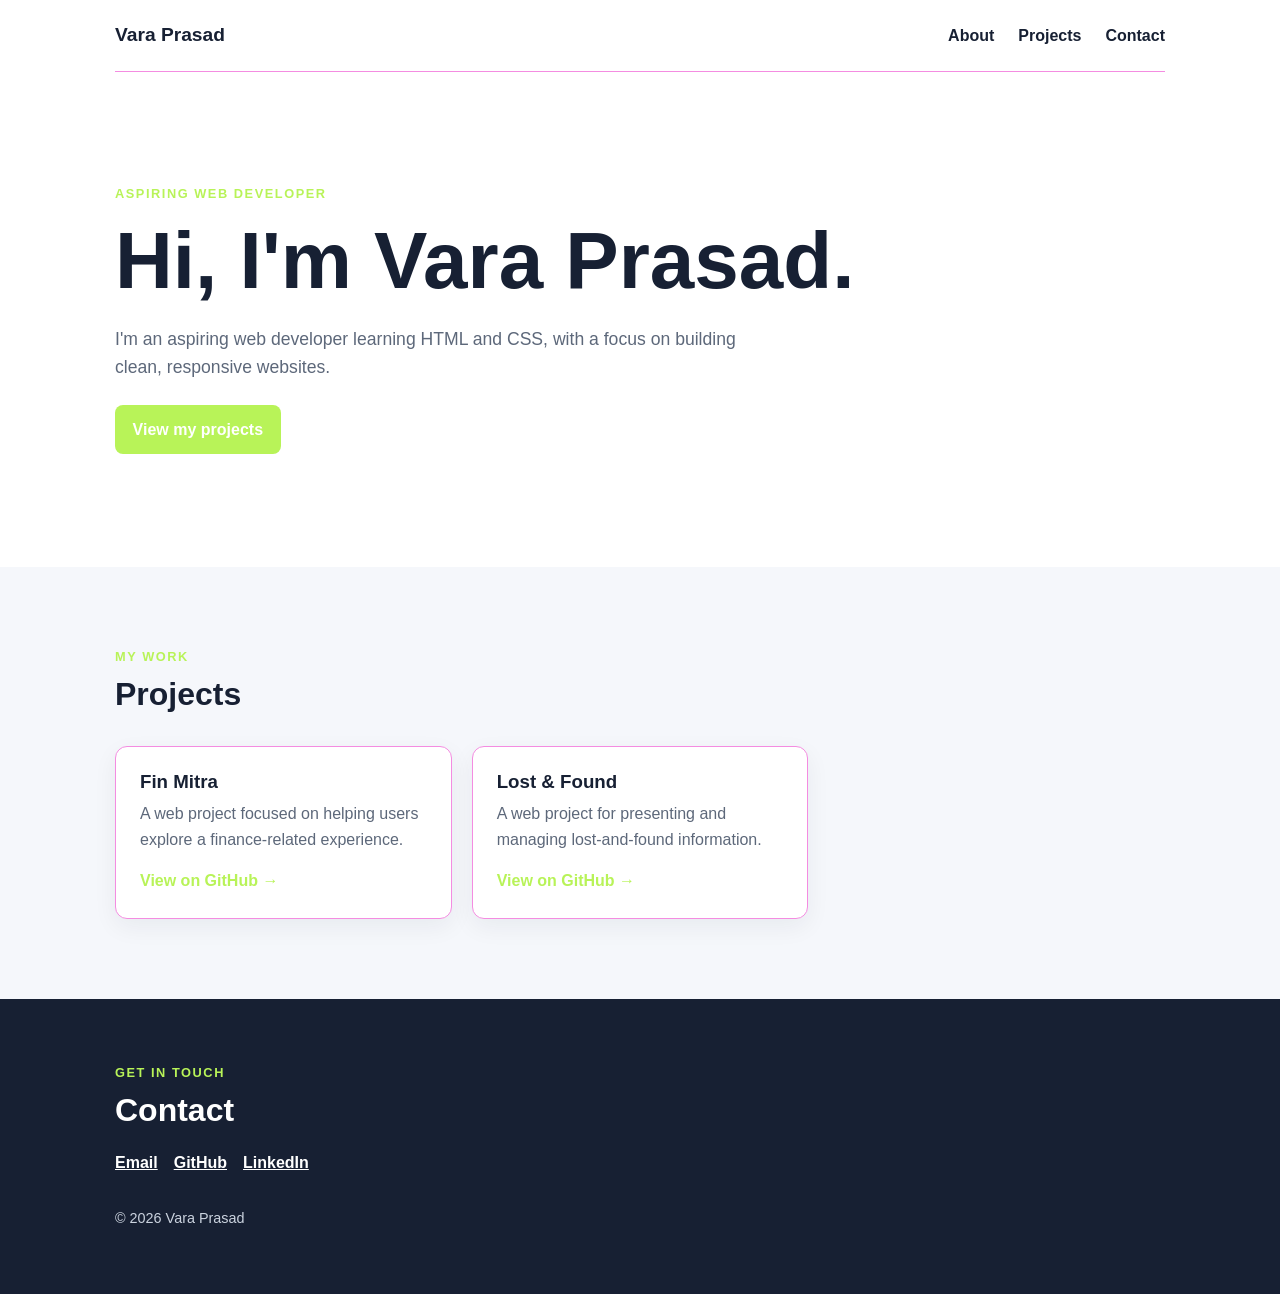
<file: index.html>
<!DOCTYPE html>
<html lang="en">
<head>
  <meta charset="UTF-8">
  <meta name="viewport" content="width=device-width, initial-scale=1.0">
  <meta name="description" content="Vara Prasad's personal developer portfolio.">
  <title>Vara Prasad | Developer Portfolio</title>
  <link rel="stylesheet" href="style.css">
</head>
<body>
  <header class="site-header">
    <a class="brand" href="#about">Vara Prasad</a>
    <nav aria-label="Main navigation">
      <a href="#about">About</a>
      <a href="#projects">Projects</a>
      <a href="#contact">Contact</a>
    </nav>
  </header>

  <main>
    <section id="about" class="hero" aria-labelledby="about-title">
      <p class="eyebrow">Aspiring Web Developer</p>
      <h1 id="about-title">Hi, I'm Vara Prasad.</h1>
      <p class="intro">
        I'm an aspiring web developer learning HTML and CSS, with a focus on
        building clean, responsive websites.
      </p>
      <a class="button" href="#projects">View my projects</a>
    </section>

    <section id="projects" aria-labelledby="projects-title">
      <div class="section-heading">
        <p class="eyebrow">My work</p>
        <h2 id="projects-title">Projects</h2>
      </div>

      <div class="project-grid">
        <article class="project-card">
          <h3>Fin Mitra</h3>
          <p>A web project focused on helping users explore a finance-related experience.</p>
          <a href="https://github.com/pasumarthiss26301063-glitch/Fin-mitra"
             target="_blank" rel="noopener noreferrer">View on GitHub →</a>
        </article>

        <article class="project-card">
          <h3>Lost &amp; Found</h3>
          <p>A web project for presenting and managing lost-and-found information.</p>
          <a href="https://github.com/pasumarthiss26301063-glitch/Lost-found"
             target="_blank" rel="noopener noreferrer">View on GitHub →</a>
        </article>
      </div>
    </section>
  </main>

  <footer id="contact">
    <div>
      <p class="eyebrow">Get in touch</p>
      <h2>Contact</h2>
    </div>
    <div class="contact-links">
      <a href="mailto:your-email@example.com">Email</a>
      <a href="https://github.com/pasumarthiss26301063-glitch"
         target="_blank" rel="noopener noreferrer">GitHub</a>
      <a href="https://www.linkedin.com/"
         target="_blank" rel="noopener noreferrer">LinkedIn</a>
    </div>
    <p class="copyright">© 2026 Vara Prasad</p>
  </footer>
</body>
</html>
</file>
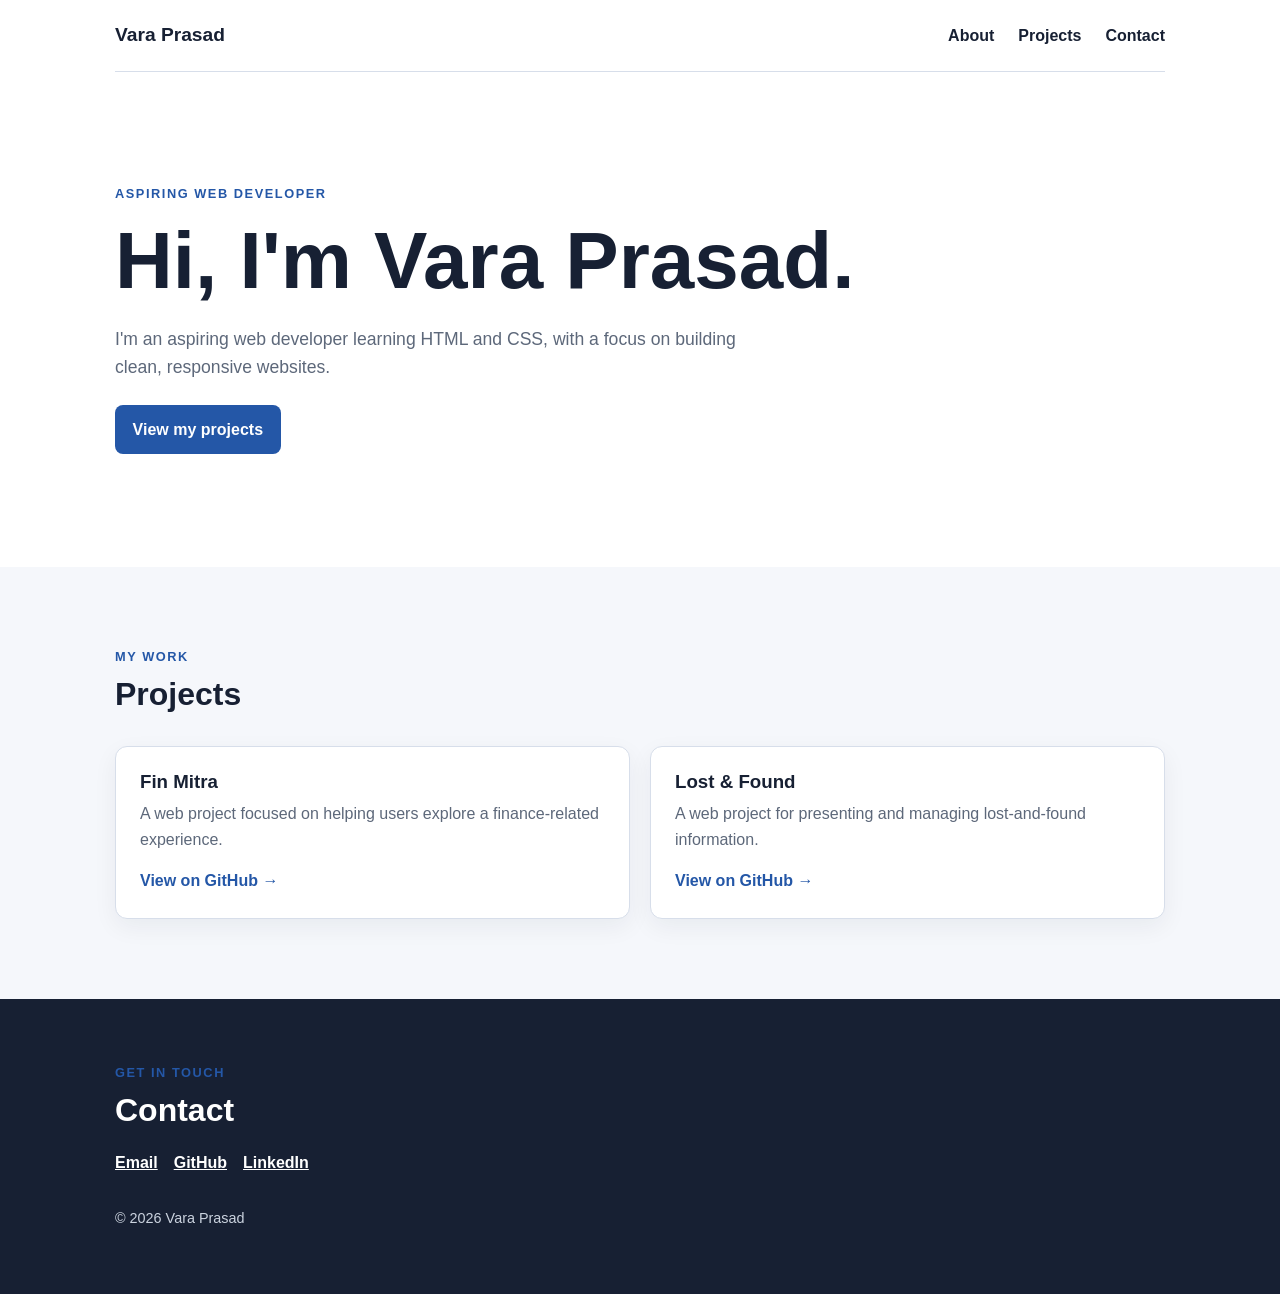
<file: portfolio_revision/index.html>
<!DOCTYPE html>
<html lang="en">
<head>
  <meta charset="UTF-8">
  <meta name="viewport" content="width=device-width, initial-scale=1.0">
  <meta name="description" content="Vara Prasad's personal developer portfolio.">
  <title>Vara Prasad | Developer Portfolio</title>
  <link rel="stylesheet" href="style.css">
</head>
<body>
  <header class="site-header">
    <a class="brand" href="#about">Vara Prasad</a>
    <nav aria-label="Main navigation">
      <a href="#about">About</a>
      <a href="#projects">Projects</a>
      <a href="#contact">Contact</a>
    </nav>
  </header>

  <main>
    <section id="about" class="hero" aria-labelledby="about-title">
      <p class="eyebrow">Aspiring Web Developer</p>
      <h1 id="about-title">Hi, I'm Vara Prasad.</h1>
      <p class="intro">
        I'm an aspiring web developer learning HTML and CSS, with a focus on
        building clean, responsive websites.
      </p>
      <a class="button" href="#projects">View my projects</a>
    </section>

    <section id="projects" aria-labelledby="projects-title">
      <div class="section-heading">
        <p class="eyebrow">My work</p>
        <h2 id="projects-title">Projects</h2>
      </div>

      <div class="project-grid">
        <article class="project-card">
          <h3>Fin Mitra</h3>
          <p>A web project focused on helping users explore a finance-related experience.</p>
          <a href="https://github.com/pasumarthiss26301063-glitch/Fin-mitra"
             target="_blank" rel="noopener noreferrer">View on GitHub →</a>
        </article>

        <article class="project-card">
          <h3>Lost &amp; Found</h3>
          <p>A web project for presenting and managing lost-and-found information.</p>
          <a href="https://github.com/pasumarthiss26301063-glitch/Lost-found"
             target="_blank" rel="noopener noreferrer">View on GitHub →</a>
        </article>
      </div>
    </section>
  </main>

  <footer id="contact">
    <div>
      <p class="eyebrow">Get in touch</p>
      <h2>Contact</h2>
    </div>
    <div class="contact-links">
      <a href="mailto:varaprasadpasumarthi2008@gmail.com">Email</a>
      <a href="https://github.com/pasumarthiss26301063-glitch"
         target="_blank" rel="noopener noreferrer">GitHub</a>
      <a href="https://www.linkedin.com/feed/" target="_blank" rel="noopener noreferrer">LinkedIn</a>
    </div>
    <p class="copyright">© 2026 Vara Prasad</p>
  </footer>
</body>
</html>
</file>
<file: style.css>
:root {
  --brand: #b8f358;
  --brand-dark: #7af485;
  --ink: #172033;
  --muted: #5d687a;
  --surface: #f5f7fb;
  --white: #ffffff;
  --border: #f48ce1;
  --max-width: 1050px;
}

* {
  box-sizing: border-box;
}

html {
  scroll-behavior: smooth;
}

body {
  margin: 0;
  font-family: Arial, Helvetica, sans-serif;
  color: var(--ink);
  background: var(--white);
  line-height: 1.6;
}

img {
  max-width: 100%;
  height: auto;
}

a {
  color: var(--brand);
}

a:hover {
  color: var(--brand-dark);
}

.site-header {
  width: min(var(--max-width), calc(100% - 2rem));
  margin: 0 auto;
  padding: 1.25rem 0;
  display: flex;
  align-items: center;
  justify-content: space-between;
  gap: 1rem;
  border-bottom: 1px solid var(--border);
}

.brand {
  color: var(--ink);
  font-weight: 700;
  font-size: 1.2rem;
  text-decoration: none;
}

nav {
  display: flex;
  flex-wrap: wrap;
  justify-content: flex-end;
  gap: 0.9rem;
}

nav a {
  color: var(--ink);
  text-decoration: none;
  font-weight: 600;
}

nav a:hover {
  color: var(--brand);
}

main {
  width: min(var(--max-width), calc(100% - 2rem));
  margin: 0 auto;
}

section {
  padding: 5rem 0;
}

.hero {
  min-height: 55vh;
  display: flex;
  flex-direction: column;
  justify-content: center;
  align-items: flex-start;
}

.eyebrow {
  margin: 0 0 0.5rem;
  color: var(--brand);
  font-size: 0.8rem;
  font-weight: 700;
  letter-spacing: 0.12em;
  text-transform: uppercase;
}

h1, h2, h3 {
  line-height: 1.2;
}

h1 {
  max-width: 800px;
  margin: 0 0 1rem;
  font-size: clamp(2.4rem, 8vw, 5rem);
}

h2 {
  margin: 0;
  font-size: 2rem;
}

.intro {
  max-width: 650px;
  margin: 0 0 1.5rem;
  color: var(--muted);
  font-size: 1.1rem;
}

.button {
  display: inline-block;
  padding: 0.75rem 1.1rem;
  border-radius: 0.5rem;
  background: var(--brand);
  color: var(--white);
  text-decoration: none;
  font-weight: 700;
}

.button:hover {
  background: var(--brand-dark);
  color: var(--white);
}

#projects {
  background: var(--surface);
  margin-left: calc((100vw - min(var(--max-width), calc(100vw - 2rem))) / -2);
  margin-right: calc((100vw - min(var(--max-width), calc(100vw - 2rem))) / -2);
  padding-left: max(1rem, calc((100vw - var(--max-width)) / 2));
  padding-right: max(1rem, calc((100vw - var(--max-width)) / 2));
}

.section-heading {
  margin-bottom: 2rem;
}

.project-grid {
  display: grid;
  grid-template-columns: 1fr;
  gap: 1.25rem;
}

.project-card {
  padding: 1.5rem;
  background: var(--white);
  border: 1px solid var(--border);
  border-radius: 0.75rem;
  box-shadow: 0 8px 24px rgba(23, 32, 51, 0.06);
}

.project-card h3 {
  margin-top: 0;
  margin-bottom: 0.5rem;
}

.project-card p {
  color: var(--muted);
  margin-top: 0;
}

.project-card a {
  font-weight: 700;
  text-decoration: none;
}

footer {
  padding: 4rem max(1rem, calc((100vw - var(--max-width)) / 2));
  background: var(--ink);
  color: var(--white);
}

footer h2 {
  margin-bottom: 1.25rem;
}

.contact-links {
  display: flex;
  flex-wrap: wrap;
  gap: 1rem;
}

.contact-links a {
  color: var(--white);
  font-weight: 700;
}

.copyright {
  margin: 2rem 0 0;
  color: #cbd3df;
  font-size: 0.9rem;
}

@media (min-width: 700px) {
  .project-grid {
    grid-template-columns: repeat(2, minmax(0, 1fr));
  }

  nav {
    gap: 1.5rem;
  }
}

@media (min-width: 1000px) {
  .project-grid {
    grid-template-columns: repeat(3, minmax(0, 1fr));
  }
}
</file>
<file: portfolio_revision/style.css>
:root {
  --brand: #2457a7;
  --brand-dark: #183f7a;
  --ink: #172033;
  --muted: #5d687a;
  --surface: #f5f7fb;
  --white: #ffffff;
  --border: #d7deea;
  --max-width: 1050px;
}

* {
  box-sizing: border-box;
}

html {
  scroll-behavior: smooth;
}

body {
  margin: 0;
  font-family: Arial, Helvetica, sans-serif;
  color: var(--ink);
  background: var(--white);
  line-height: 1.6;
}

img {
  max-width: 100%;
  height: auto;
}

a {
  color: var(--brand);
}

a:hover {
  color: var(--brand-dark);
}

.site-header {
  width: min(var(--max-width), calc(100% - 2rem));
  margin: 0 auto;
  padding: 1.25rem 0;
  display: flex;
  align-items: center;
  justify-content: space-between;
  gap: 1rem;
  border-bottom: 1px solid var(--border);
}

.brand {
  color: var(--ink);
  font-weight: 700;
  font-size: 1.2rem;
  text-decoration: none;
}

nav {
  display: flex;
  flex-wrap: wrap;
  justify-content: flex-end;
  gap: 0.9rem;
}

nav a {
  color: var(--ink);
  text-decoration: none;
  font-weight: 600;
}

nav a:hover {
  color: var(--brand-dark);
}

main {
  width: min(var(--max-width), calc(100% - 2rem));
  margin: 0 auto;
}

section {
  padding: 5rem 0;
}

.hero {
  min-height: 55vh;
  display: flex;
  flex-direction: column;
  justify-content: center;
  align-items: flex-start;
}

.eyebrow {
  margin: 0 0 0.5rem;
  color: var(--brand);
  font-size: 0.8rem;
  font-weight: 700;
  letter-spacing: 0.12em;
  text-transform: uppercase;
}

h1, h2, h3 {
  line-height: 1.2;
}

h1 {
  max-width: 800px;
  margin: 0 0 1rem;
  font-size: clamp(2.4rem, 8vw, 5rem);
}

h2 {
  margin: 0;
  font-size: 2rem;
}

.intro {
  max-width: 650px;
  margin: 0 0 1.5rem;
  color: var(--muted);
  font-size: 1.1rem;
}

.button {
  display: inline-block;
  padding: 0.75rem 1.1rem;
  border-radius: 0.5rem;
  background: var(--brand);
  color: var(--white);
  text-decoration: none;
  font-weight: 700;
}

.button:hover {
  background: var(--brand-dark);
  color: var(--white);
}

#projects {
  background: var(--surface);
  margin-left: calc((100vw - min(var(--max-width), calc(100vw - 2rem))) / -2);
  margin-right: calc((100vw - min(var(--max-width), calc(100vw - 2rem))) / -2);
  padding-left: max(1rem, calc((100vw - var(--max-width)) / 2));
  padding-right: max(1rem, calc((100vw - var(--max-width)) / 2));
}

.section-heading {
  margin-bottom: 2rem;
}

.project-grid {
  display: grid;
  grid-template-columns: 1fr;
  gap: 1.25rem;
}

.project-card {
  padding: 1.5rem;
  background: var(--white);
  border: 1px solid var(--border);
  border-radius: 0.75rem;
  box-shadow: 0 8px 24px rgba(23, 32, 51, 0.06);
}

.project-card h3 {
  margin-top: 0;
  margin-bottom: 0.5rem;
}

.project-card p {
  color: var(--muted);
  margin-top: 0;
}

.project-card a {
  font-weight: 700;
  text-decoration: none;
}

footer {
  padding: 4rem max(1rem, calc((100vw - var(--max-width)) / 2));
  background: var(--ink);
  color: var(--white);
}

footer h2 {
  margin-bottom: 1.25rem;
}

.contact-links {
  display: flex;
  flex-wrap: wrap;
  gap: 1rem;
}

.contact-links a {
  color: var(--white);
  font-weight: 700;
}

.copyright {
  margin: 2rem 0 0;
  color: #cbd3df;
  font-size: 0.9rem;
}

@media (min-width: 700px) {
  .project-grid {
    grid-template-columns: repeat(2, minmax(0, 1fr));
  }

  nav {
    gap: 1.5rem;
  }
}

@media (min-width: 1000px) {
  .project-grid {
    grid-template-columns: repeat(2, minmax(0, 1fr));
  }
}

:focus-visible {
  outline: 3px solid var(--brand);
  outline-offset: 3px;
}
</file>
